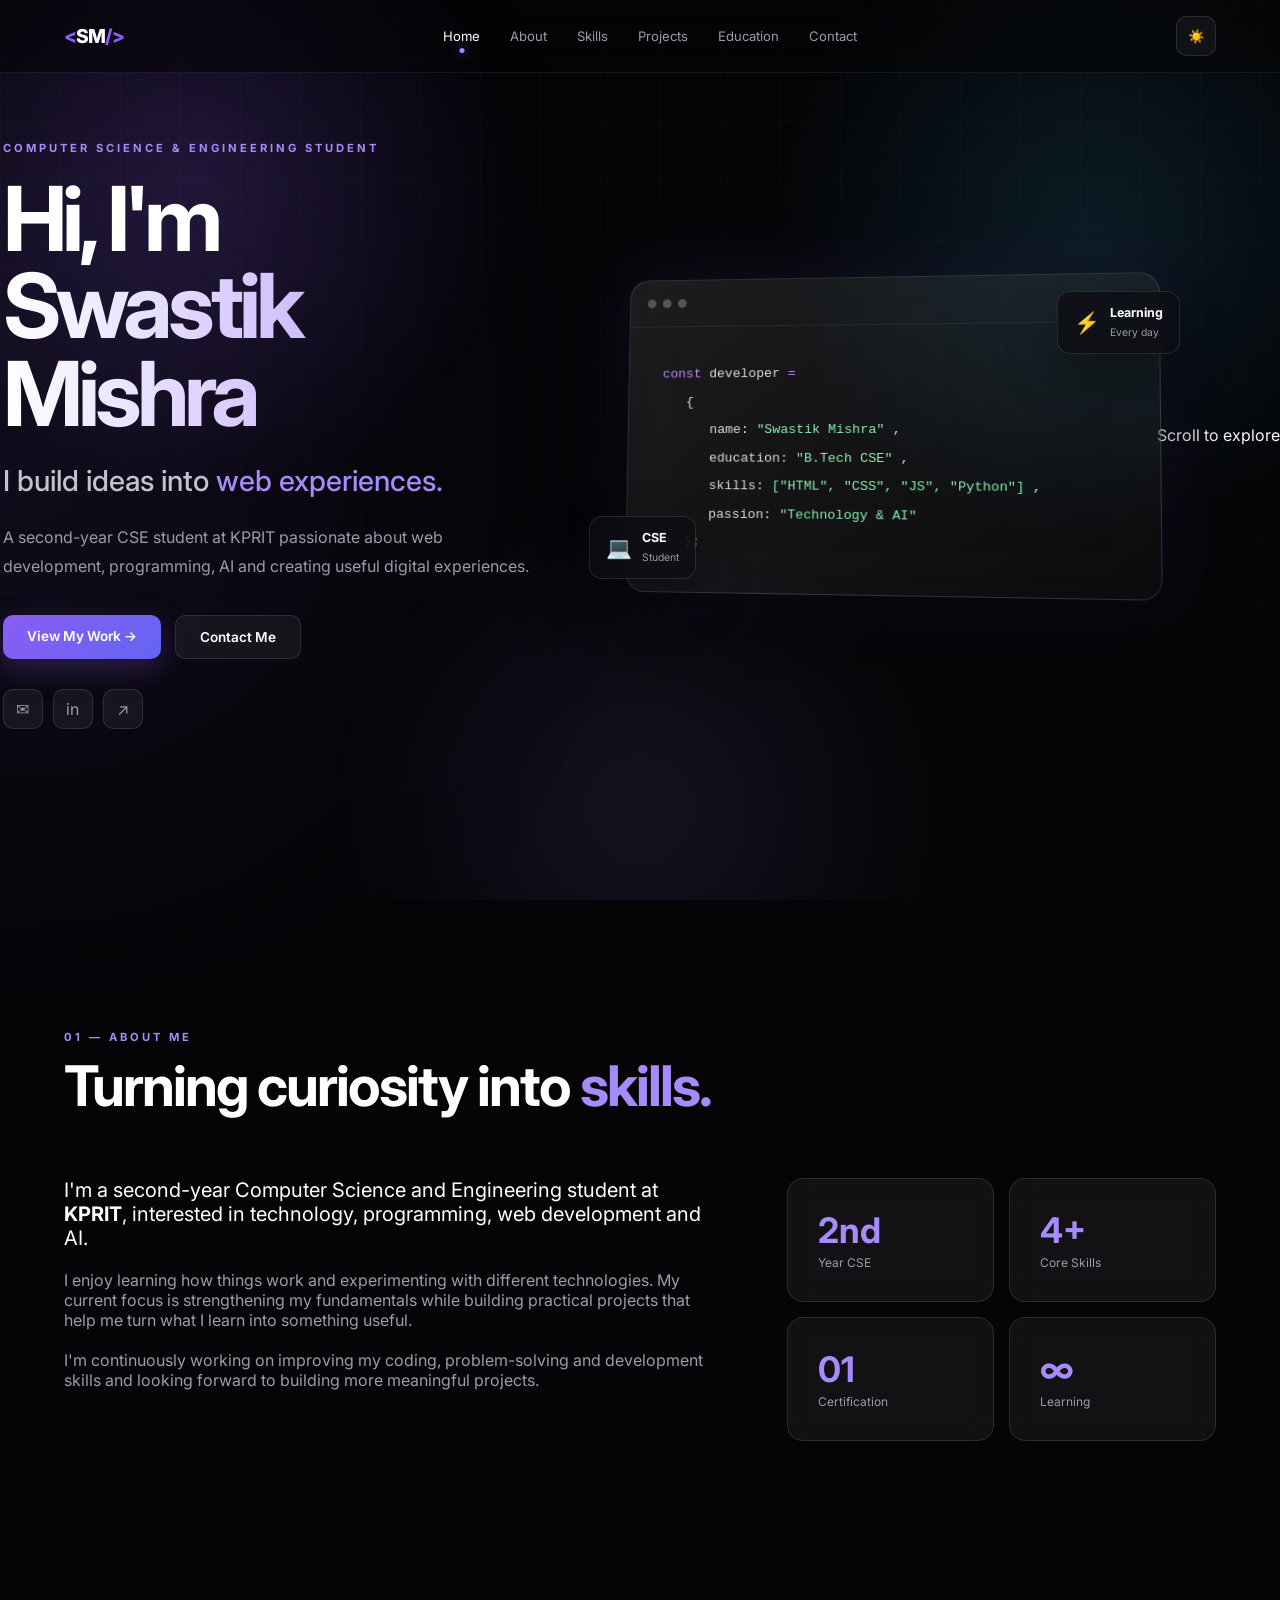
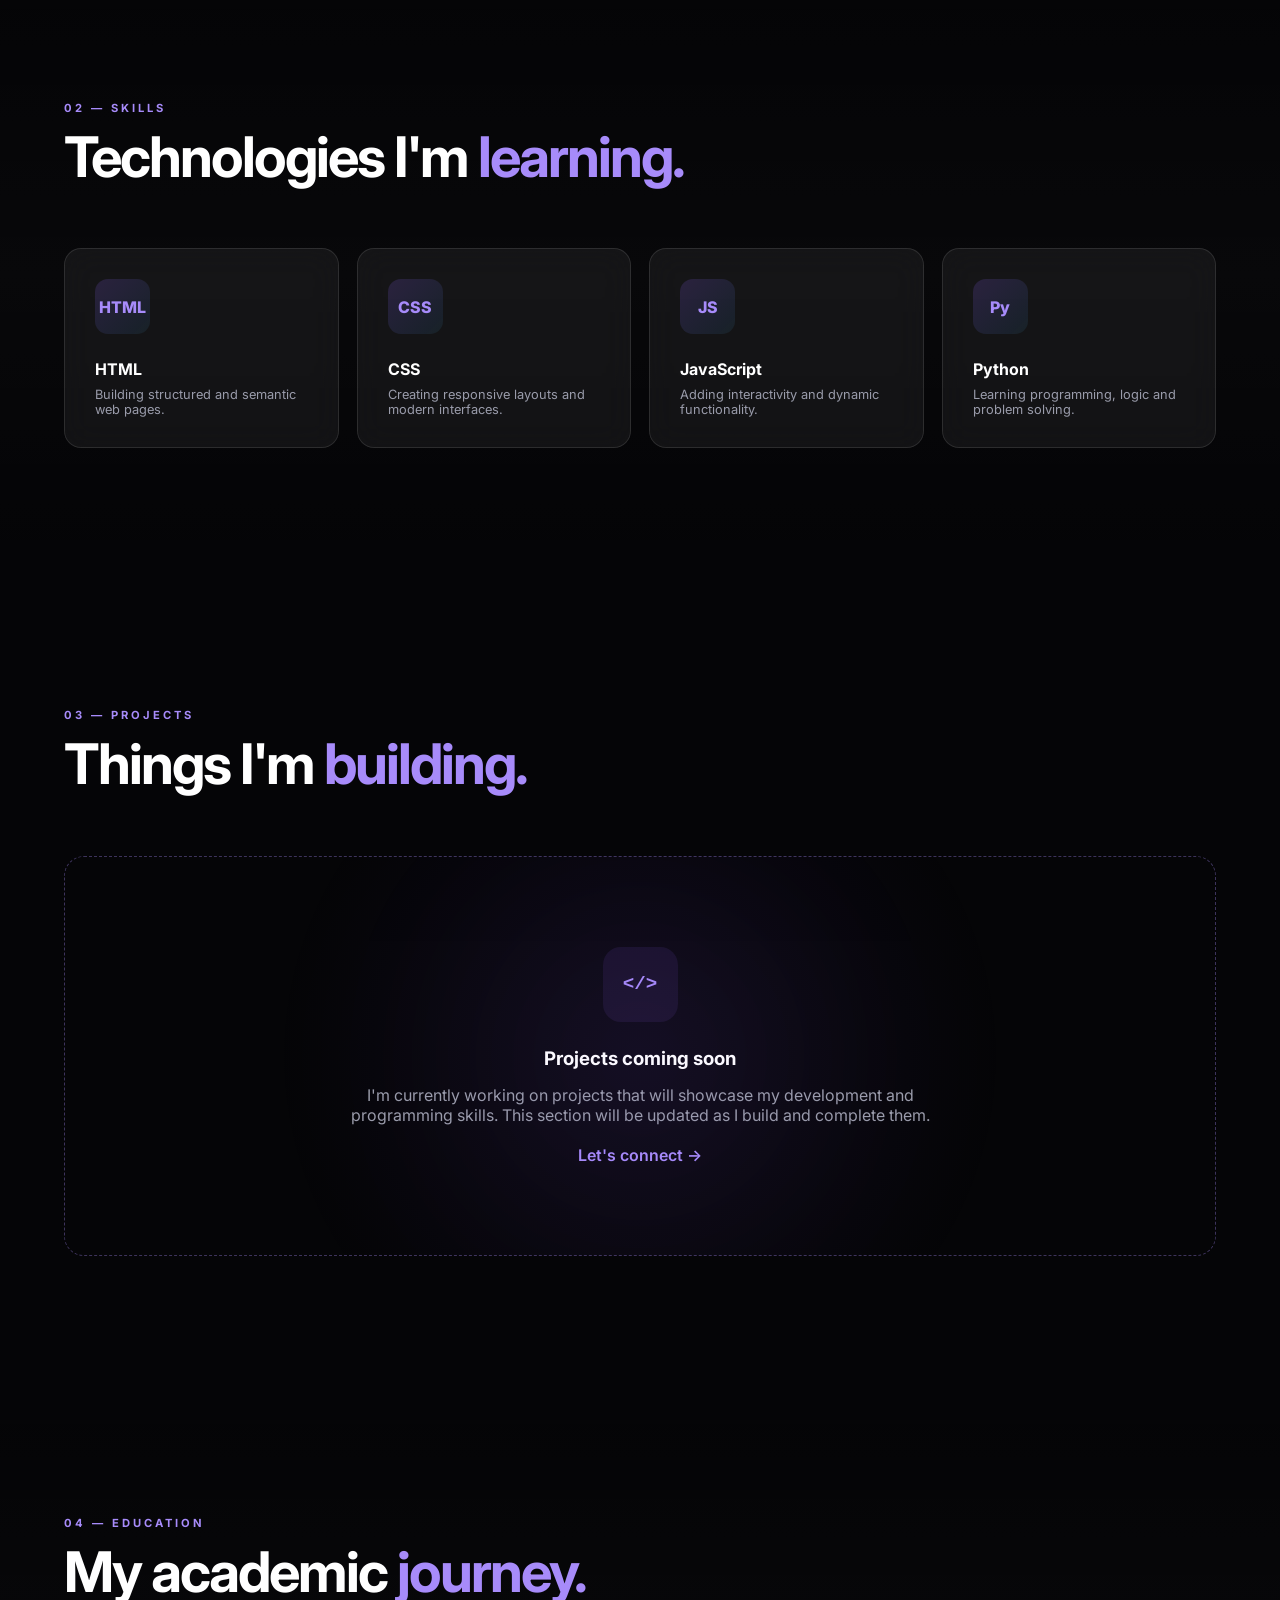
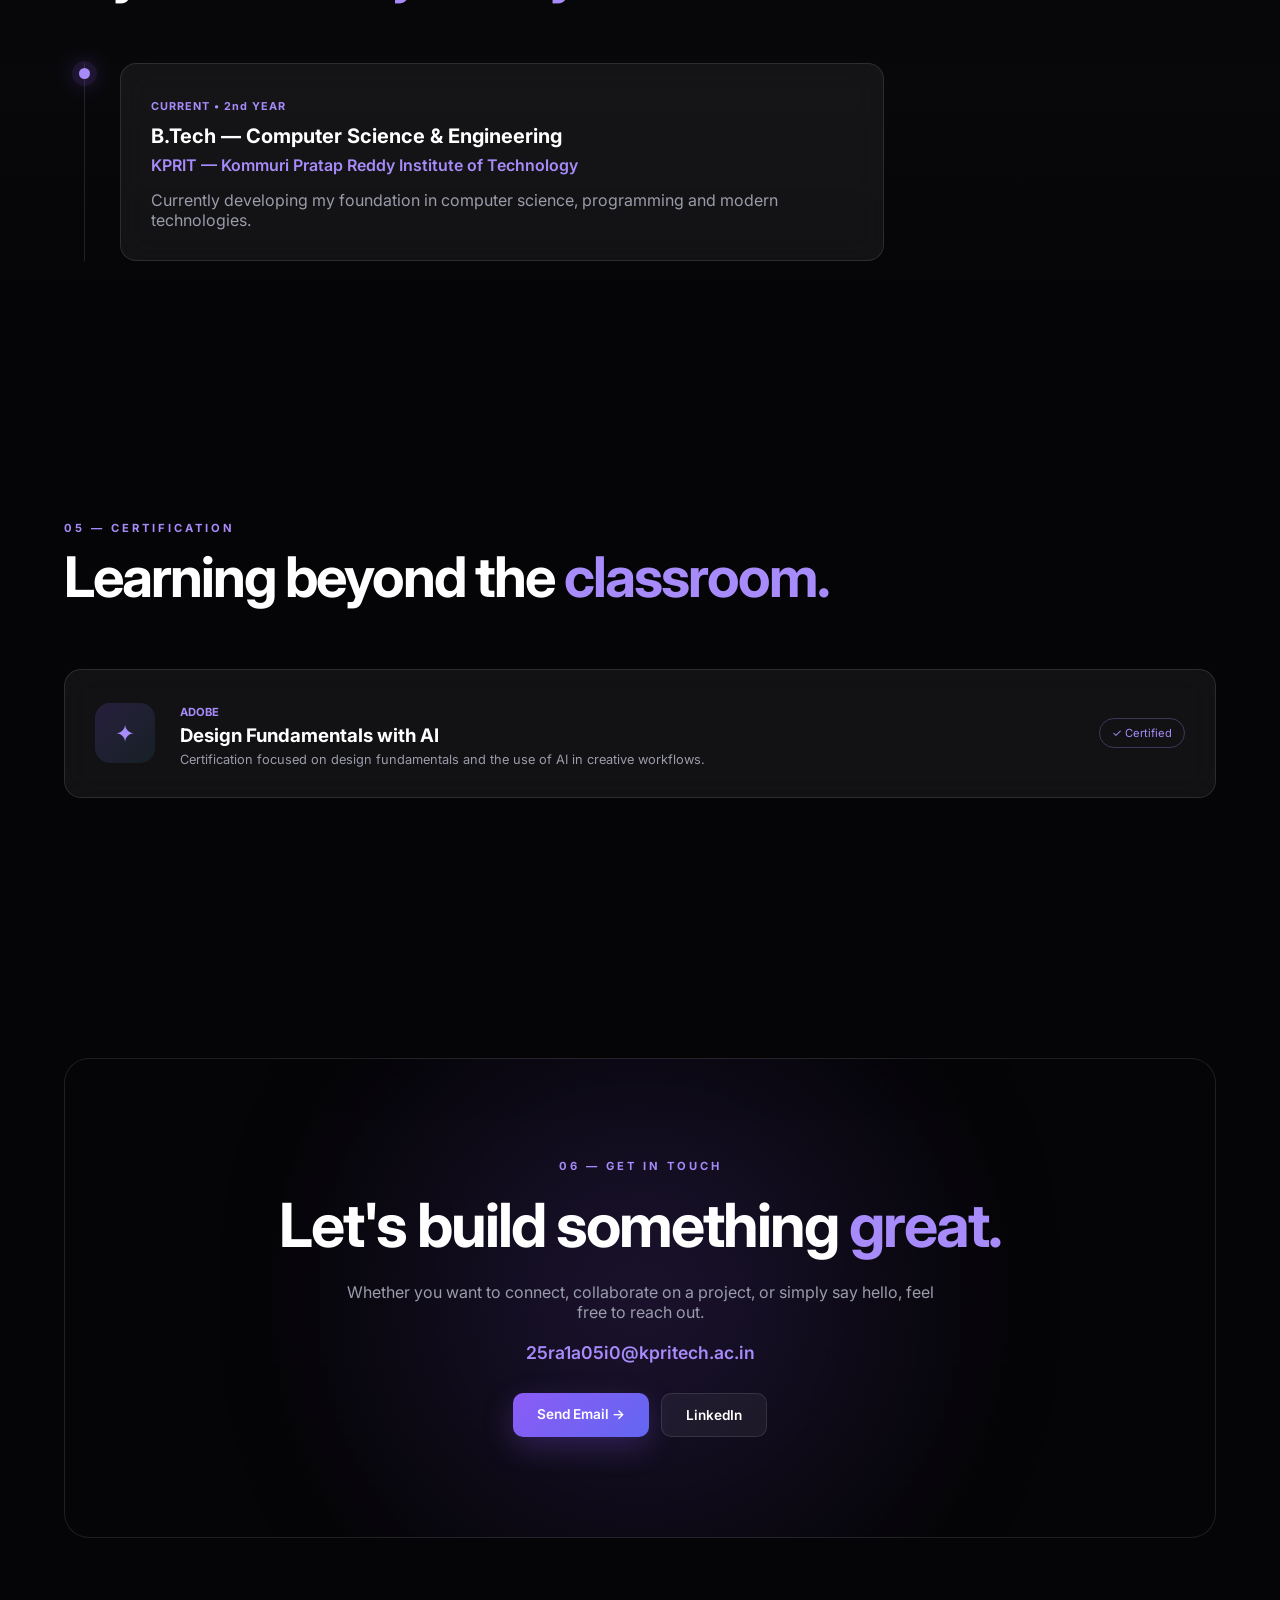
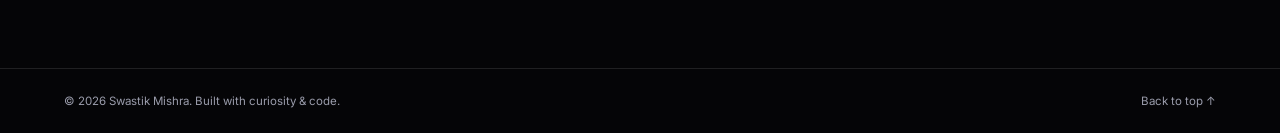
<file: index.htm>
<!DOCTYPE html>
<html lang="en">
<head>
    <meta charset="UTF-8">
    <meta name="viewport" content="width=device-width, initial-scale=1.0">

    <meta name="description"
          content="Swastik Mishra - Computer Science Engineering student at KPRIT. Portfolio showcasing web development, programming and AI interests.">

    <title>Swastik Mishra | CSE Student</title>

    <link rel="preconnect" href="https://fonts.googleapis.com">
    <link rel="preconnect" href="https://fonts.gstatic.com" crossorigin>
    <link href="https://fonts.googleapis.com/css2?family=Inter:wght@400;500;600;700;800&display=swap" rel="stylesheet">

    <link rel="stylesheet" href="portfolio.css">
</head>

<body>

    <!-- ================= NAVBAR ================= -->

    <header class="navbar">
        <div class="container nav-container">

            <a href="#home" class="logo">
                <span>&lt;</span>SM<span>/&gt;</span>
            </a>

            <nav id="navMenu">
                <a href="#home" class="nav-link active">Home</a>
                <a href="#about" class="nav-link">About</a>
                <a href="#skills" class="nav-link">Skills</a>
                <a href="#projects" class="nav-link">Projects</a>
                <a href="#education" class="nav-link">Education</a>
                <a href="#contact" class="nav-link">Contact</a>
            </nav>

            <div class="nav-actions">
                <button id="themeToggle" class="icon-btn" aria-label="Toggle theme">
                    ☀️
                </button>

                <button id="menuToggle" class="menu-btn" aria-label="Open menu">
                    ☰
                </button>
            </div>

        </div>
    </header>


    <main>

        <!-- ================= HERO ================= -->

        <section id="home" class="hero section">

            <div class="container hero-grid">

                <div class="hero-content reveal">

                    <p class="eyebrow">
                        COMPUTER SCIENCE & ENGINEERING STUDENT
                    </p>

                    <h1>
                        Hi, I'm <span>Swastik Mishra</span>
                    </h1>

                    <h2>
                        I build ideas into <span id="typingText">web experiences.</span>
                    </h2>

                    <p class="hero-description">
                        A second-year CSE student at KPRIT passionate about
                        web development, programming, AI and creating useful
                        digital experiences.
                    </p>

                    <div class="hero-buttons">
                        <a href="#projects" class="btn primary-btn">
                            View My Work →
                        </a>

                        <a href="#contact" class="btn secondary-btn">
                            Contact Me
                        </a>
                    </div>

                    <div class="social-links">

                        <a href="mailto:25ra1a05i0@kpritech.ac.in"
                           aria-label="Email">
                            ✉
                        </a>

                        <a href="https://www.linkedin.com/"
                           target="_blank"
                           rel="noopener noreferrer"
                           aria-label="LinkedIn">
                            in
                        </a>

                        <a href="#projects"
                           aria-label="Projects">
                            ↗
                        </a>

                    </div>

                </div>


                <div class="hero-visual reveal">

                    <div class="code-card">

                        <div class="window-bar">
                            <span></span>
                            <span></span>
                            <span></span>
                        </div>

                        <div class="code-content">

                            <p>
                                <span class="code-purple">const</span>
                                developer
                                <span class="code-purple">=</span>
                            </p>

                            <p class="indent">
                                {
                            </p>

                            <p class="indent-2">
                                name:
                                <span class="code-green">
                                    "Swastik Mishra"
                                </span>,
                            </p>

                            <p class="indent-2">
                                education:
                                <span class="code-green">
                                    "B.Tech CSE"
                                </span>,
                            </p>

                            <p class="indent-2">
                                skills:
                                <span class="code-green">
                                    ["HTML", "CSS", "JS", "Python"]
                                </span>,
                            </p>

                            <p class="indent-2">
                                passion:
                                <span class="code-green">
                                    "Technology & AI"
                                </span>
                            </p>

                            <p class="indent">
                                };
                            </p>

                        </div>

                    </div>

                    <div class="floating-card card-one">
                        <span>⚡</span>
                        <div>
                            <strong>Learning</strong>
                            <small>Every day</small>
                        </div>
                    </div>

                    <div class="floating-card card-two">
                        <span>💻</span>
                        <div>
                            <strong>CSE</strong>
                            <small>Student</small>
                        </div>
                    </div>

                </div>

            </div>

            <div class="scroll-indicator">
                <span>Scroll to explore</span>
                <div class="scroll-line"></div>
            </div>

        </section>


        <!-- ================= ABOUT ================= -->

        <section id="about" class="section">

            <div class="container">

                <div class="section-heading reveal">
                    <p class="section-label">01 — ABOUT ME</p>
                    <h2>Turning curiosity into <span>skills.</span></h2>
                </div>

                <div class="about-grid">

                    <div class="about-text reveal">

                        <p class="large-text">
                            I'm a second-year Computer Science and Engineering
                            student at <strong>KPRIT</strong>, interested in
                            technology, programming, web development and AI.
                        </p>

                        <p>
                            I enjoy learning how things work and experimenting
                            with different technologies. My current focus is
                            strengthening my fundamentals while building
                            practical projects that help me turn what I learn
                            into something useful.
                        </p>

                        <p>
                            I'm continuously working on improving my coding,
                            problem-solving and development skills and looking
                            forward to building more meaningful projects.
                        </p>

                    </div>


                    <div class="about-stats reveal">

                        <div class="stat-card">
                            <strong>2nd</strong>
                            <span>Year CSE</span>
                        </div>

                        <div class="stat-card">
                            <strong>4+</strong>
                            <span>Core Skills</span>
                        </div>

                        <div class="stat-card">
                            <strong>01</strong>
                            <span>Certification</span>
                        </div>

                        <div class="stat-card">
                            <strong>∞</strong>
                            <span>Learning</span>
                        </div>

                    </div>

                </div>

            </div>

        </section>


        <!-- ================= SKILLS ================= -->

        <section id="skills" class="section skills-section">

            <div class="container">

                <div class="section-heading reveal">
                    <p class="section-label">02 — SKILLS</p>
                    <h2>Technologies I'm <span>learning.</span></h2>
                </div>

                <div class="skills-grid">

                    <div class="skill-card reveal">
                        <div class="skill-icon html-icon">HTML</div>
                        <h3>HTML</h3>
                        <p>
                            Building structured and semantic web pages.
                        </p>
                    </div>

                    <div class="skill-card reveal">
                        <div class="skill-icon css-icon">CSS</div>
                        <h3>CSS</h3>
                        <p>
                            Creating responsive layouts and modern interfaces.
                        </p>
                    </div>

                    <div class="skill-card reveal">
                        <div class="skill-icon js-icon">JS</div>
                        <h3>JavaScript</h3>
                        <p>
                            Adding interactivity and dynamic functionality.
                        </p>
                    </div>

                    <div class="skill-card reveal">
                        <div class="skill-icon python-icon">Py</div>
                        <h3>Python</h3>
                        <p>
                            Learning programming, logic and problem solving.
                        </p>
                    </div>

                </div>

            </div>

        </section>


        <!-- ================= PROJECTS ================= -->

        <section id="projects" class="section">

            <div class="container">

                <div class="section-heading reveal">
                    <p class="section-label">03 — PROJECTS</p>
                    <h2>Things I'm <span>building.</span></h2>
                </div>

                <div class="project-placeholder reveal">

                    <div class="placeholder-icon">
                        &lt;/&gt;
                    </div>

                    <h3>Projects coming soon</h3>

                    <p>
                        I'm currently working on projects that will showcase
                        my development and programming skills. This section
                        will be updated as I build and complete them.
                    </p>

                    <a href="#contact" class="text-link">
                        Let's connect →
                    </a>

                </div>

            </div>

        </section>


        <!-- ================= EDUCATION ================= -->

        <section id="education" class="section education-section">

            <div class="container">

                <div class="section-heading reveal">
                    <p class="section-label">04 — EDUCATION</p>
                    <h2>My academic <span>journey.</span></h2>
                </div>

                <div class="timeline">

                    <div class="timeline-item reveal">

                        <div class="timeline-dot"></div>

                        <div class="timeline-content">

                            <span class="timeline-date">
                                CURRENT • 2nd YEAR
                            </span>

                            <h3>
                                B.Tech — Computer Science & Engineering
                            </h3>

                            <p class="institution">
                                KPRIT — Kommuri Pratap Reddy Institute of Technology
                            </p>

                            <p>
                                Currently developing my foundation in computer
                                science, programming and modern technologies.
                            </p>

                        </div>

                    </div>

                </div>

            </div>

        </section>


        <!-- ================= CERTIFICATION ================= -->

        <section class="section certification-section">

            <div class="container">

                <div class="section-heading reveal">
                    <p class="section-label">05 — CERTIFICATION</p>
                    <h2>Learning beyond the <span>classroom.</span></h2>
                </div>

                <div class="certificate-card reveal">

                    <div class="certificate-icon">
                        ✦
                    </div>

                    <div class="certificate-content">

                        <span>ADOBE</span>

                        <h3>
                            Design Fundamentals with AI
                        </h3>

                        <p>
                            Certification focused on design fundamentals and
                            the use of AI in creative workflows.
                        </p>

                    </div>

                    <div class="certificate-badge">
                        ✓ Certified
                    </div>

                </div>

            </div>

        </section>


        <!-- ================= CONTACT ================= -->

        <section id="contact" class="section contact-section">

            <div class="container">

                <div class="contact-box reveal">

                    <p class="section-label">
                        06 — GET IN TOUCH
                    </p>

                    <h2>
                        Let's build something <span>great.</span>
                    </h2>

                    <p>
                        Whether you want to connect, collaborate on a project,
                        or simply say hello, feel free to reach out.
                    </p>

                    <a href="mailto:25ra1a05i0@kpritech.ac.in"
                       class="email-link">
                        25ra1a05i0@kpritech.ac.in
                    </a>

                    <div class="contact-buttons">

                        <a href="mailto:25ra1a05i0@kpritech.ac.in"
                           class="btn primary-btn">
                            Send Email →
                        </a>

                        <a href="https://www.linkedin.com/"
                           target="_blank"
                           rel="noopener noreferrer"
                           class="btn secondary-btn">
                            LinkedIn
                        </a>

                    </div>

                </div>

            </div>

        </section>

    </main>


    <!-- ================= FOOTER ================= -->

    <footer>

        <div class="container footer-content">

            <p>
                © <span id="year"></span> Swastik Mishra.
                Built with curiosity & code.
            </p>

            <a href="#home">
                Back to top ↑
            </a>

        </div>

    </footer>


    <script src="portfolio.js"></script>

</body>
</html>
</file>
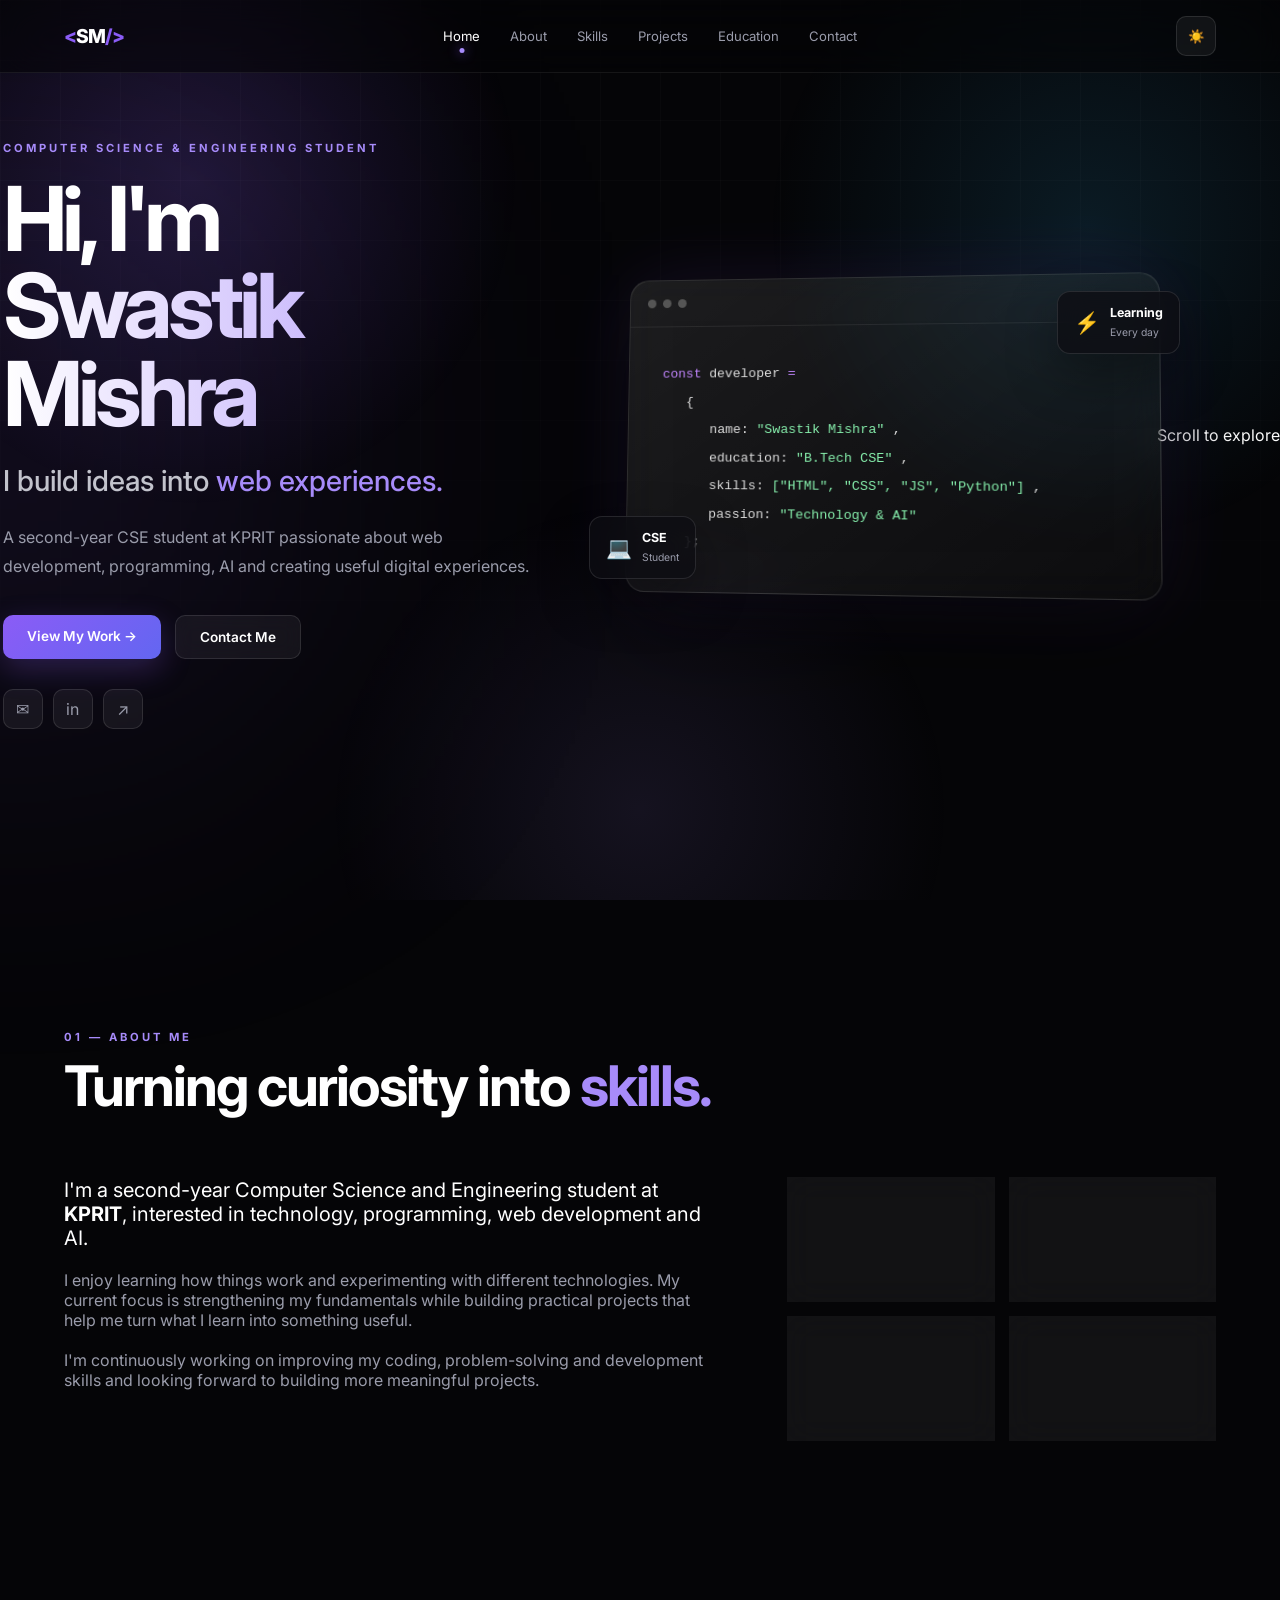
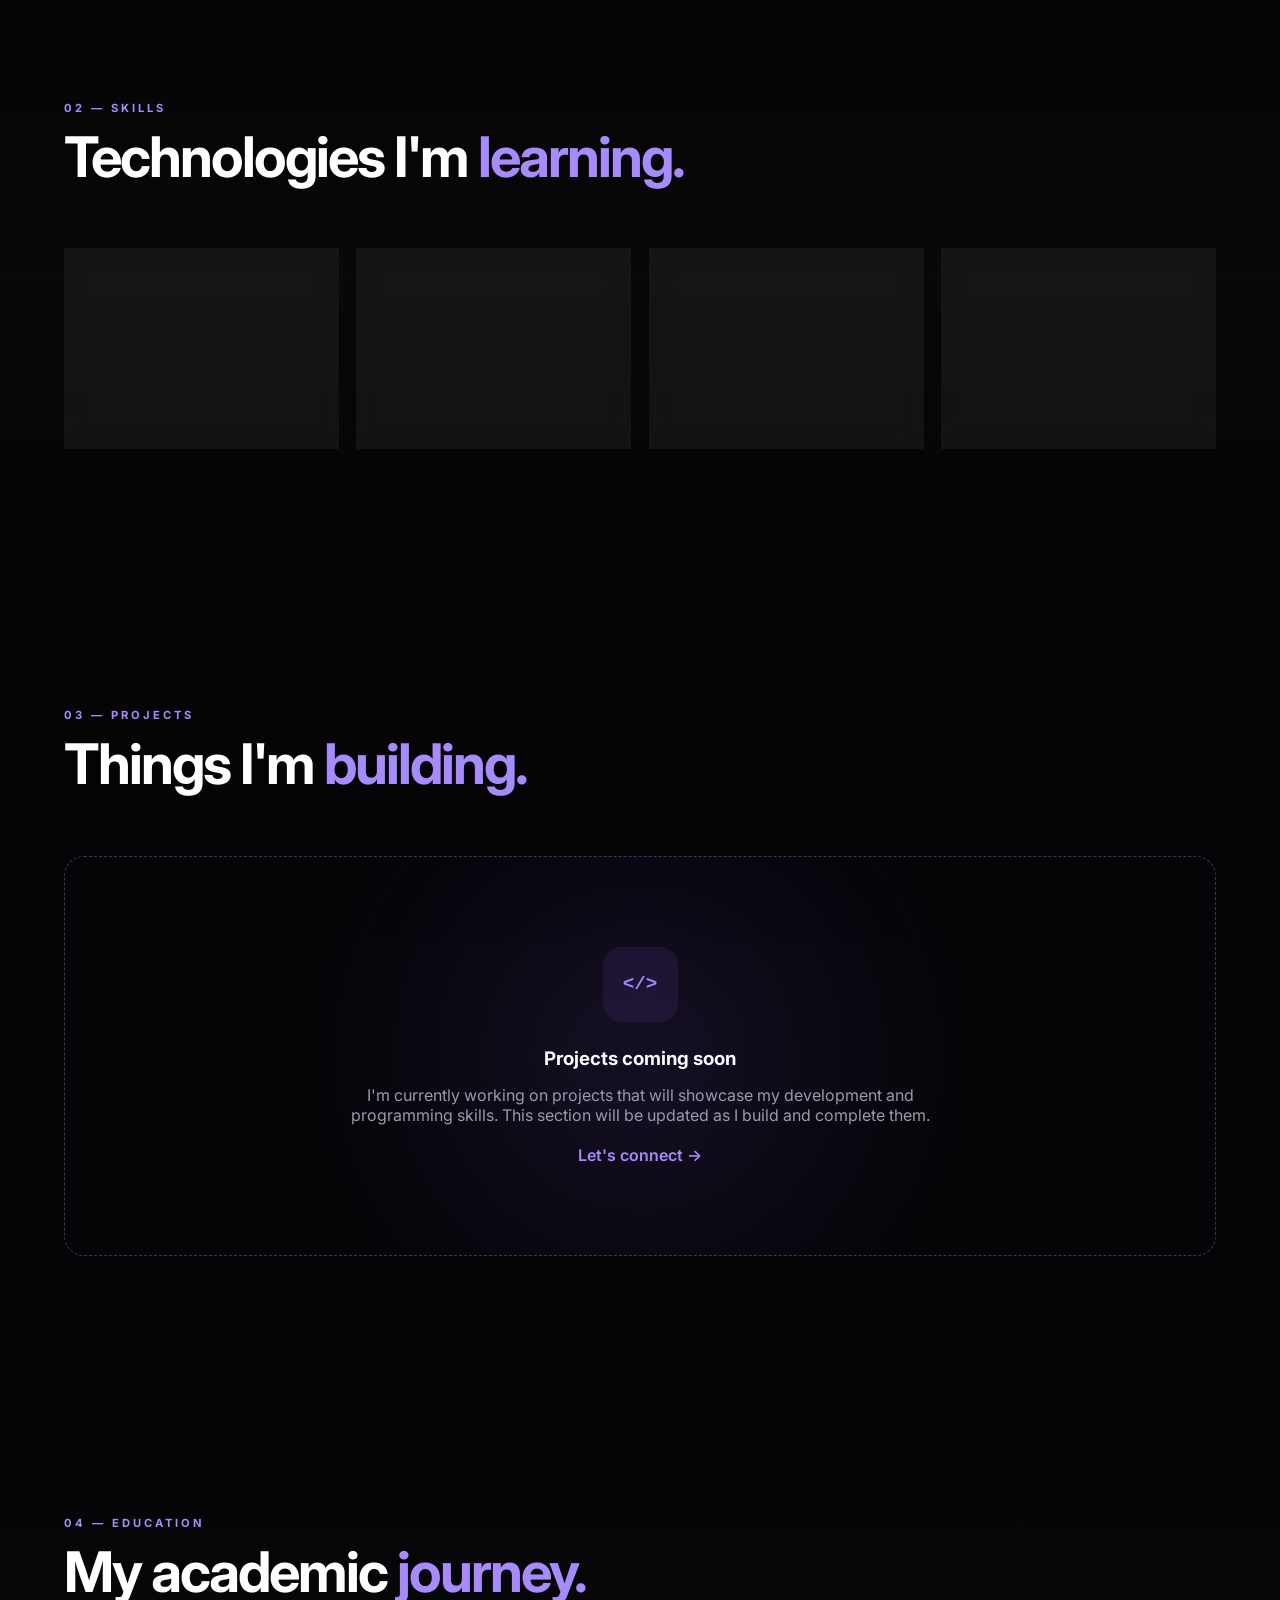
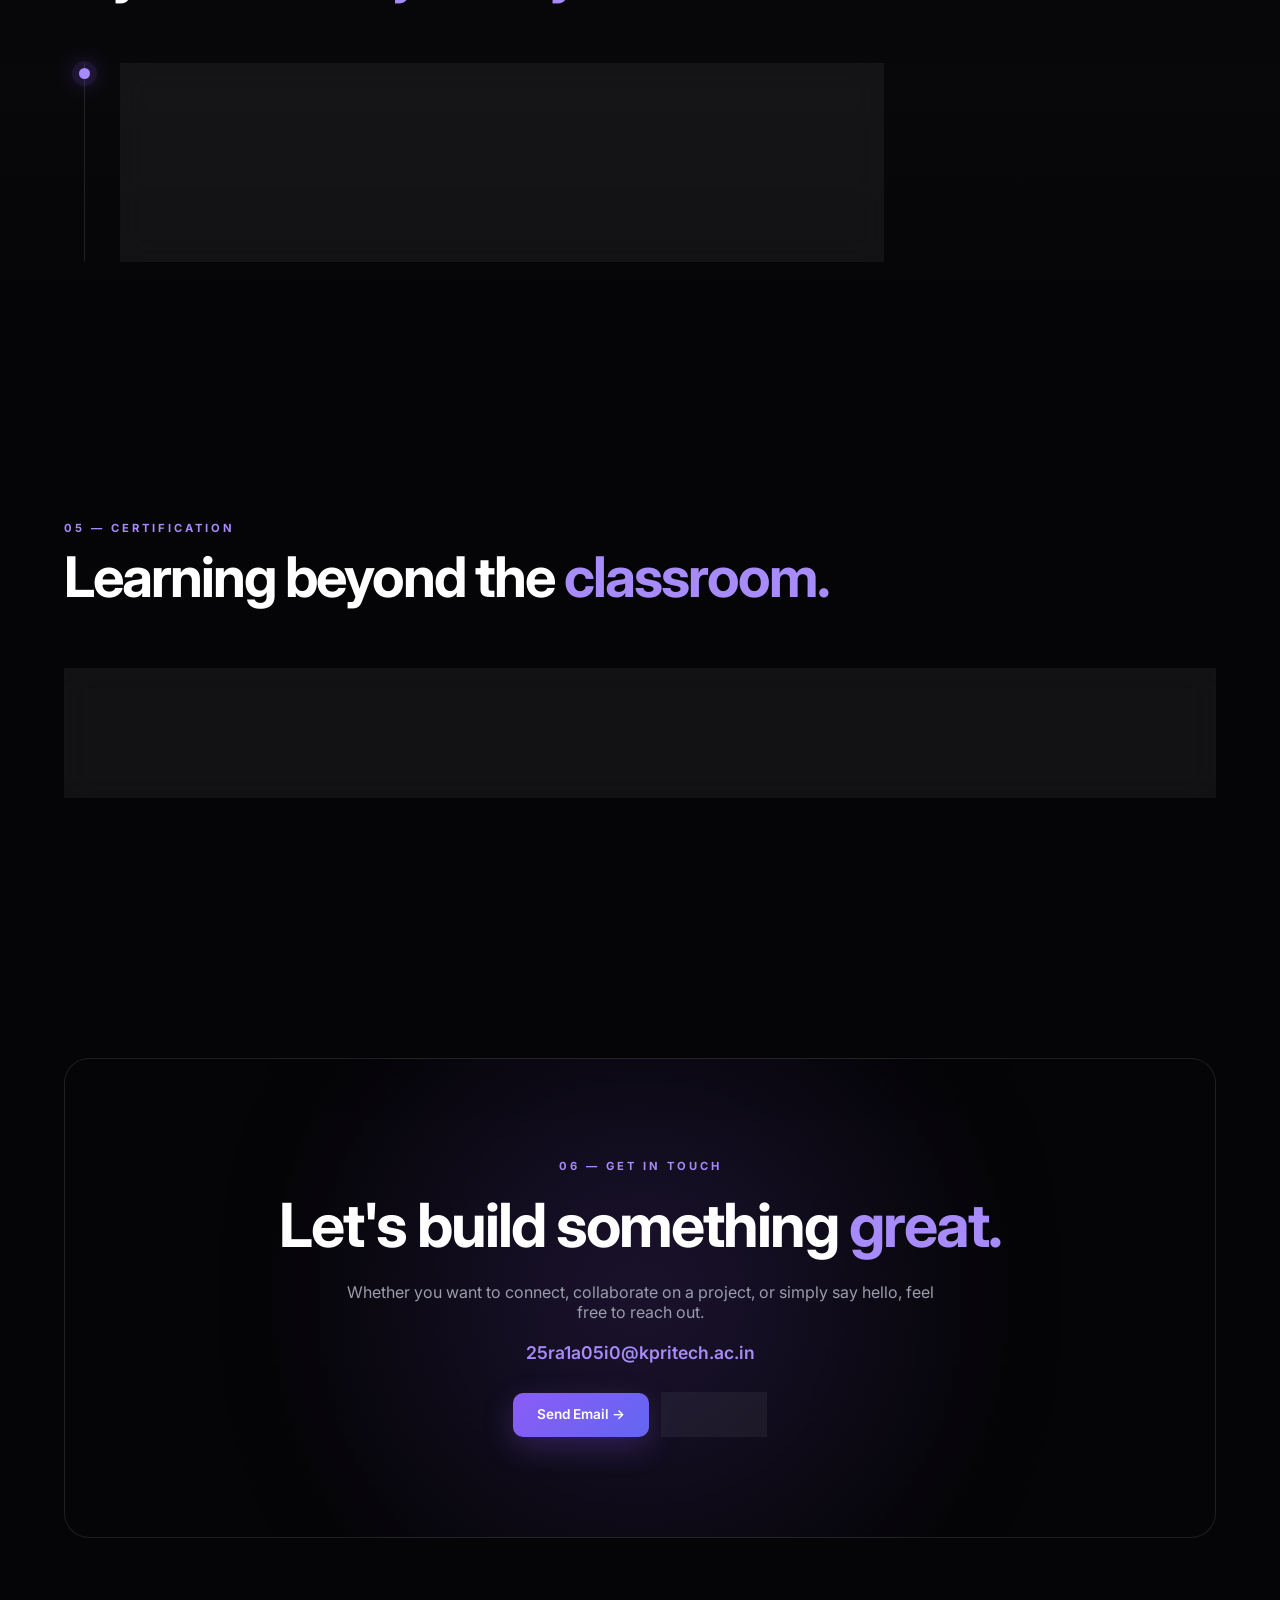
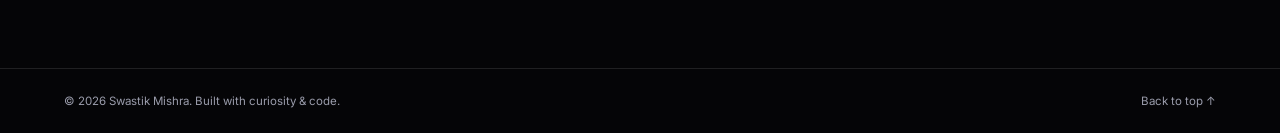
<file: portfolio.htm>
<!DOCTYPE html>
<html lang="en">
<head>
    <meta charset="UTF-8">
    <meta name="viewport" content="width=device-width, initial-scale=1.0">

    <meta name="description"
          content="Swastik Mishra - Computer Science Engineering student at KPRIT. Portfolio showcasing web development, programming and AI interests.">

    <title>Swastik Mishra | CSE Student</title>

    <link rel="preconnect" href="https://fonts.googleapis.com">
    <link rel="preconnect" href="https://fonts.gstatic.com" crossorigin>
    <link href="https://fonts.googleapis.com/css2?family=Inter:wght@400;500;600;700;800&display=swap" rel="stylesheet">

    <link rel="stylesheet" href="portfolio.css">
</head>

<body>

    <!-- ================= NAVBAR ================= -->

    <header class="navbar">
        <div class="container nav-container">

            <a href="#home" class="logo">
                <span>&lt;</span>SM<span>/&gt;</span>
            </a>

            <nav id="navMenu">
                <a href="#home" class="nav-link active">Home</a>
                <a href="#about" class="nav-link">About</a>
                <a href="#skills" class="nav-link">Skills</a>
                <a href="#projects" class="nav-link">Projects</a>
                <a href="#education" class="nav-link">Education</a>
                <a href="#contact" class="nav-link">Contact</a>
            </nav>

            <div class="nav-actions">
                <button id="themeToggle" class="icon-btn" aria-label="Toggle theme">
                    ☀️
                </button>

                <button id="menuToggle" class="menu-btn" aria-label="Open menu">
                    ☰
                </button>
            </div>

        </div>
    </header>


    <main>

        <!-- ================= HERO ================= -->

        <section id="home" class="hero section">

            <div class="container hero-grid">

                <div class="hero-content reveal">

                    <p class="eyebrow">
                        COMPUTER SCIENCE & ENGINEERING STUDENT
                    </p>

                    <h1>
                        Hi, I'm <span>Swastik Mishra</span>
                    </h1>

                    <h2>
                        I build ideas into <span id="typingText">web experiences.</span>
                    </h2>

                    <p class="hero-description">
                        A second-year CSE student at KPRIT passionate about
                        web development, programming, AI and creating useful
                        digital experiences.
                    </p>

                    <div class="hero-buttons">
                        <a href="#projects" class="btn primary-btn">
                            View My Work →
                        </a>

                        <a href="#contact" class="btn secondary-btn">
                            Contact Me
                        </a>
                    </div>

                    <div class="social-links">

                        <a href="mailto:25ra1a05i0@kpritech.ac.in"
                           aria-label="Email">
                            ✉
                        </a>

                        <a href="https://www.linkedin.com/"
                           target="_blank"
                           rel="noopener noreferrer"
                           aria-label="LinkedIn">
                            in
                        </a>

                        <a href="#projects"
                           aria-label="Projects">
                            ↗
                        </a>

                    </div>

                </div>


                <div class="hero-visual reveal">

                    <div class="code-card">

                        <div class="window-bar">
                            <span></span>
                            <span></span>
                            <span></span>
                        </div>

                        <div class="code-content">

                            <p>
                                <span class="code-purple">const</span>
                                developer
                                <span class="code-purple">=</span>
                            </p>

                            <p class="indent">
                                {
                            </p>

                            <p class="indent-2">
                                name:
                                <span class="code-green">
                                    "Swastik Mishra"
                                </span>,
                            </p>

                            <p class="indent-2">
                                education:
                                <span class="code-green">
                                    "B.Tech CSE"
                                </span>,
                            </p>

                            <p class="indent-2">
                                skills:
                                <span class="code-green">
                                    ["HTML", "CSS", "JS", "Python"]
                                </span>,
                            </p>

                            <p class="indent-2">
                                passion:
                                <span class="code-green">
                                    "Technology & AI"
                                </span>
                            </p>

                            <p class="indent">
                                };
                            </p>

                        </div>

                    </div>

                    <div class="floating-card card-one">
                        <span>⚡</span>
                        <div>
                            <strong>Learning</strong>
                            <small>Every day</small>
                        </div>
                    </div>

                    <div class="floating-card card-two">
                        <span>💻</span>
                        <div>
                            <strong>CSE</strong>
                            <small>Student</small>
                        </div>
                    </div>

                </div>

            </div>

            <div class="scroll-indicator">
                <span>Scroll to explore</span>
                <div class="scroll-line"></div>
            </div>

        </section>


        <!-- ================= ABOUT ================= -->

        <section id="about" class="section">

            <div class="container">

                <div class="section-heading reveal">
                    <p class="section-label">01 — ABOUT ME</p>
                    <h2>Turning curiosity into <span>skills.</span></h2>
                </div>

                <div class="about-grid">

                    <div class="about-text reveal">

                        <p class="large-text">
                            I'm a second-year Computer Science and Engineering
                            student at <strong>KPRIT</strong>, interested in
                            technology, programming, web development and AI.
                        </p>

                        <p>
                            I enjoy learning how things work and experimenting
                            with different technologies. My current focus is
                            strengthening my fundamentals while building
                            practical projects that help me turn what I learn
                            into something useful.
                        </p>

                        <p>
                            I'm continuously working on improving my coding,
                            problem-solving and development skills and looking
                            forward to building more meaningful projects.
                        </p>

                    </div>


                    <div class="about-stats reveal">

                        <div class="stat-card">
                            <strong>2nd</strong>
                            <span>Year CSE</span>
                        </div>

                        <div class="stat-card">
                            <strong>4+</strong>
                            <span>Core Skills</span>
                        </div>

                        <div class="stat-card">
                            <strong>01</strong>
                            <span>Certification</span>
                        </div>

                        <div class="stat-card">
                            <strong>∞</strong>
                            <span>Learning</span>
                        </div>

                    </div>

                </div>

            </div>

        </section>


        <!-- ================= SKILLS ================= -->

        <section id="skills" class="section skills-section">

            <div class="container">

                <div class="section-heading reveal">
                    <p class="section-label">02 — SKILLS</p>
                    <h2>Technologies I'm <span>learning.</span></h2>
                </div>

                <div class="skills-grid">

                    <div class="skill-card reveal">
                        <div class="skill-icon html-icon">HTML</div>
                        <h3>HTML</h3>
                        <p>
                            Building structured and semantic web pages.
                        </p>
                    </div>

                    <div class="skill-card reveal">
                        <div class="skill-icon css-icon">CSS</div>
                        <h3>CSS</h3>
                        <p>
                            Creating responsive layouts and modern interfaces.
                        </p>
                    </div>

                    <div class="skill-card reveal">
                        <div class="skill-icon js-icon">JS</div>
                        <h3>JavaScript</h3>
                        <p>
                            Adding interactivity and dynamic functionality.
                        </p>
                    </div>

                    <div class="skill-card reveal">
                        <div class="skill-icon python-icon">Py</div>
                        <h3>Python</h3>
                        <p>
                            Learning programming, logic and problem solving.
                        </p>
                    </div>

                </div>

            </div>

        </section>


        <!-- ================= PROJECTS ================= -->

        <section id="projects" class="section">

            <div class="container">

                <div class="section-heading reveal">
                    <p class="section-label">03 — PROJECTS</p>
                    <h2>Things I'm <span>building.</span></h2>
                </div>

                <div class="project-placeholder reveal">

                    <div class="placeholder-icon">
                        &lt;/&gt;
                    </div>

                    <h3>Projects coming soon</h3>

                    <p>
                        I'm currently working on projects that will showcase
                        my development and programming skills. This section
                        will be updated as I build and complete them.
                    </p>

                    <a href="#contact" class="text-link">
                        Let's connect →
                    </a>

                </div>

            </div>

        </section>


        <!-- ================= EDUCATION ================= -->

        <section id="education" class="section education-section">

            <div class="container">

                <div class="section-heading reveal">
                    <p class="section-label">04 — EDUCATION</p>
                    <h2>My academic <span>journey.</span></h2>
                </div>

                <div class="timeline">

                    <div class="timeline-item reveal">

                        <div class="timeline-dot"></div>

                        <div class="timeline-content">

                            <span class="timeline-date">
                                CURRENT • 2nd YEAR
                            </span>

                            <h3>
                                B.Tech — Computer Science & Engineering
                            </h3>

                            <p class="institution">
                                KPRIT — Kommuri Pratap Reddy Institute of Technology
                            </p>

                            <p>
                                Currently developing my foundation in computer
                                science, programming and modern technologies.
                            </p>

                        </div>

                    </div>

                </div>

            </div>

        </section>


        <!-- ================= CERTIFICATION ================= -->

        <section class="section certification-section">

            <div class="container">

                <div class="section-heading reveal">
                    <p class="section-label">05 — CERTIFICATION</p>
                    <h2>Learning beyond the <span>classroom.</span></h2>
                </div>

                <div class="certificate-card reveal">

                    <div class="certificate-icon">
                        ✦
                    </div>

                    <div class="certificate-content">

                        <span>ADOBE</span>

                        <h3>
                            Design Fundamentals with AI
                        </h3>

                        <p>
                            Certification focused on design fundamentals and
                            the use of AI in creative workflows.
                        </p>

                    </div>

                    <div class="certificate-badge">
                        ✓ Certified
                    </div>

                </div>

            </div>

        </section>


        <!-- ================= CONTACT ================= -->

        <section id="contact" class="section contact-section">

            <div class="container">

                <div class="contact-box reveal">

                    <p class="section-label">
                        06 — GET IN TOUCH
                    </p>

                    <h2>
                        Let's build something <span>great.</span>
                    </h2>

                    <p>
                        Whether you want to connect, collaborate on a project,
                        or simply say hello, feel free to reach out.
                    </p>

                    <a href="mailto:25ra1a05i0@kpritech.ac.in"
                       class="email-link">
                        25ra1a05i0@kpritech.ac.in
                    </a>

                    <div class="contact-buttons">

                        <a href="mailto:25ra1a05i0@kpritech.ac.in"
                           class="btn primary-btn">
                            Send Email →
                        </a>

                        <a href="https://www.linkedin.com/"
                           target="_blank"
                           rel="noopener noreferrer"
                           class="btn secondary-btn">
                            LinkedIn
                        </a>

                    </div>

                </div>

            </div>

        </section>

    </main>


    <!-- ================= FOOTER ================= -->

    <footer>

        <div class="container footer-content">

            <p>
                © <span id="year"></span> Swastik Mishra.
                Built with curiosity & code.
            </p>

            <a href="#home">
                Back to top ↑
            </a>

        </div>

    </footer>


    <script src="portfolio.js"></script>

</body>
</html>
</file>
<file: portfolio.css>
@import url('https://fonts.googleapis.com/css2?family=Inter:wght@400;500;600;700;800&display=swap');

:root {
    --bg: #050507;
    --bg2: #090a10;
    --card: rgba(255, 255, 255, 0.055);
    --border: rgba(255, 255, 255, 0.11);

    --text: #ffffff;
    --muted: #9a9cab;

    --purple: #8b5cf6;
    --violet: #a78bfa;
    --blue: #38bdf8;

    --max: 1180px;
}

* {
    margin: 0;
    padding: 0;
    box-sizing: border-box;
}

html {
    scroll-behavior: smooth;
    scroll-padding-top: 80px;
}

body {
    font-family: "Inter", sans-serif;
    background: var(--bg);
    color: var(--text);
    overflow-x: hidden;
}

/* =====================================
   ANIMATED BACKGROUND
===================================== */

body::before {
    content: "";
    position: fixed;
    inset: 0;
    z-index: -3;

    background:
        radial-gradient(
            circle at 15% 20%,
            rgba(139, 92, 246, 0.18),
            transparent 25%
        ),
        radial-gradient(
            circle at 85% 25%,
            rgba(56, 189, 248, 0.12),
            transparent 25%
        ),
        radial-gradient(
            circle at 50% 90%,
            rgba(167, 139, 250, 0.1),
            transparent 30%
        );

    animation: backgroundMove 12s ease-in-out infinite alternate;
}

body::after {
    content: "";
    position: fixed;
    inset: 0;
    z-index: -2;
    pointer-events: none;

    background-image:
        linear-gradient(
            rgba(255,255,255,0.025) 1px,
            transparent 1px
        ),
        linear-gradient(
            90deg,
            rgba(255,255,255,0.025) 1px,
            transparent 1px
        );

    background-size: 60px 60px;

    mask-image: linear-gradient(
        to bottom,
        black,
        transparent 90%
    );
}

@keyframes backgroundMove {
    0% {
        transform: scale(1);
    }

    100% {
        transform: scale(1.15);
    }
}


/* =====================================
   GLOBAL
===================================== */

.container {
    width: min(90%, var(--max));
    margin: auto;
}

.section {
    padding: 130px 0;
    position: relative;
}

a {
    color: inherit;
    text-decoration: none;
}


/* =====================================
   NAVBAR
===================================== */

.navbar {
    position: fixed;
    top: 0;
    left: 0;

    width: 100%;
    z-index: 1000;

    background: rgba(5, 5, 7, 0.55);
    backdrop-filter: blur(20px);

    border-bottom: 1px solid rgba(255,255,255,0.07);
}

.nav-container {
    height: 72px;

    display: flex;
    align-items: center;
    justify-content: space-between;
}

.logo {
    font-size: 1.2rem;
    font-weight: 800;
    letter-spacing: -1px;
}

.logo span {
    color: var(--purple);
}

nav {
    display: flex;
    gap: 30px;
}

.nav-link {
    position: relative;

    color: var(--muted);
    font-size: 0.82rem;

    transition: 0.3s;
}

.nav-link:hover,
.nav-link.active {
    color: white;
}

.nav-link.active::after {
    content: "";

    position: absolute;

    width: 5px;
    height: 5px;

    border-radius: 50%;

    background: var(--violet);

    bottom: -9px;
    left: 50%;

    transform: translateX(-50%);

    box-shadow: 0 0 12px var(--purple);
}

.nav-actions {
    display: flex;
    gap: 10px;
}

.icon-btn,
.menu-btn {
    width: 40px;
    height: 40px;

    border-radius: 10px;

    border: 1px solid var(--border);

    background: var(--card);
    color: white;

    cursor: pointer;
}

.menu-btn {
    display: none;
}


/* =====================================
   HERO
===================================== */

.hero {
    min-height: 100vh;

    display: flex;
    align-items: center;

    padding-top: 100px;

    position: relative;
}

.hero::before {
    content: "";

    position: absolute;

    width: 500px;
    height: 500px;

    left: -250px;
    top: 20%;

    background: var(--purple);

    filter: blur(180px);
    opacity: 0.15;

    animation: glowMove 8s ease-in-out infinite alternate;
}

@keyframes glowMove {

    0% {
        transform: translate(0,0);
    }

    100% {
        transform: translate(150px,80px);
    }
}

.hero-grid {
    display: grid;

    grid-template-columns: 1fr 1fr;

    gap: 80px;

    align-items: center;
}

.eyebrow,
.section-label {
    color: var(--violet);

    font-size: 0.7rem;

    font-weight: 700;

    letter-spacing: 3px;
}

.hero h1 {
    margin-top: 20px;

    font-size: clamp(3.2rem, 7vw, 6rem);

    line-height: 0.98;

    letter-spacing: -5px;
}

.hero h1 span {
    display: block;

    background:
        linear-gradient(
            90deg,
            #ffffff,
            #a78bfa,
            #38bdf8,
            #ffffff
        );

    background-size: 300%;

    -webkit-background-clip: text;
    background-clip: text;

    color: transparent;

    animation: gradientText 6s linear infinite;
}

@keyframes gradientText {

    0% {
        background-position: 0%;
    }

    100% {
        background-position: 300%;
    }
}

.hero h2 {
    margin-top: 25px;

    font-size: clamp(1.2rem, 3vw, 1.8rem);

    color: #c2c3cc;

    font-weight: 500;
}

.hero h2 span {
    color: var(--violet);
}

.hero-description {
    max-width: 580px;

    margin-top: 25px;

    color: var(--muted);

    line-height: 1.8;
}

.hero-buttons {
    display: flex;

    gap: 14px;

    margin-top: 35px;
}

.btn {
    padding: 13px 24px;

    border-radius: 10px;

    font-size: 0.85rem;

    font-weight: 600;

    transition: 0.35s;
}

.primary-btn {
    background: linear-gradient(
        135deg,
        var(--purple),
        #6366f1
    );

    box-shadow:
        0 10px 30px rgba(139,92,246,0.25);
}

.primary-btn:hover {
    transform: translateY(-5px) scale(1.02);

    box-shadow:
        0 20px 50px rgba(139,92,246,0.4);
}

.secondary-btn {
    border: 1px solid var(--border);

    background: var(--card);

    backdrop-filter: blur(10px);
}

.secondary-btn:hover {
    border-color: var(--violet);

    transform: translateY(-5px);
}

.social-links {
    display: flex;

    gap: 10px;

    margin-top: 30px;
}

.social-links a {
    width: 40px;
    height: 40px;

    display: grid;
    place-items: center;

    border: 1px solid var(--border);

    border-radius: 10px;

    background: var(--card);

    color: var(--muted);

    transition: 0.3s;
}

.social-links a:hover {
    color: white;

    border-color: var(--violet);

    transform: translateY(-4px);

    box-shadow:
        0 10px 25px rgba(139,92,246,0.2);
}


/* =====================================
   HERO CODE WINDOW
===================================== */

.hero-visual {
    position: relative;

    perspective: 1000px;
}

.code-card {
    overflow: hidden;

    border-radius: 20px;

    border: 1px solid rgba(255,255,255,0.12);

    background:
        linear-gradient(
            145deg,
            rgba(255,255,255,0.09),
            rgba(255,255,255,0.025)
        );

    backdrop-filter: blur(20px);

    box-shadow:
        0 40px 100px rgba(0,0,0,0.5),
        0 0 80px rgba(139,92,246,0.12);

    transform:
        rotateY(-6deg)
        rotateX(3deg);

    transition: 0.6s;
}

.code-card:hover {
    transform:
        rotateY(0deg)
        rotateX(0deg)
        translateY(-10px);
}

.window-bar {
    height: 48px;

    display: flex;

    align-items: center;

    gap: 7px;

    padding: 0 18px;

    border-bottom: 1px solid rgba(255,255,255,0.07);
}

.window-bar span {
    width: 9px;
    height: 9px;

    border-radius: 50%;

    background: #555;
}

.code-content {
    padding: 35px;

    font-family: monospace;

    font-size: 0.85rem;

    line-height: 2.1;

    color: #ddd;
}

.code-purple {
    color: #c084fc;
}

.code-green {
    color: #86efac;
}

.indent {
    padding-left: 25px;
}

.indent-2 {
    padding-left: 50px;
}


/* =====================================
   FLOATING CARDS
===================================== */

.floating-card {
    position: absolute;

    display: flex;

    align-items: center;

    gap: 10px;

    padding: 13px 16px;

    border: 1px solid var(--border);

    border-radius: 13px;

    background: rgba(12,12,18,0.75);

    backdrop-filter: blur(15px);

    box-shadow:
        0 20px 50px rgba(0,0,0,0.35);

    animation: floating 4s ease-in-out infinite;
}

.floating-card span {
    font-size: 1.3rem;
}

.floating-card strong {
    display: block;

    font-size: 0.78rem;
}

.floating-card small {
    color: var(--muted);

    font-size: 0.65rem;
}

.card-one {
    top: 5%;
    right: -25px;
}

.card-two {
    bottom: 5%;
    left: -30px;

    animation-delay: 1.5s;
}

@keyframes floating {

    0%,100% {
        transform: translateY(0);
    }

    50% {
        transform: translateY(-15px);
    }
}


/* =====================================
   SECTION HEADINGS
===================================== */

.section-heading {
    margin-bottom: 60px;
}

.section-heading h2 {
    margin-top: 12px;

    font-size: clamp(2.2rem,5vw,3.5rem);

    letter-spacing: -2px;

    line-height: 1.1;
}

.section-heading h2 span,
.contact-box h2 span {
    color: var(--violet);
}


/* =====================================
   ABOUT
===================================== */

.about-grid {
    display: grid;

    grid-template-columns: 1.2fr 0.8fr;

    gap: 80px;
}

.about-text {
    color: var(--muted);
}

.about-text p {
    margin-bottom: 20px;
}

.about-text .large-text {
    color: white;

    font-size: 1.25rem;
}

.about-stats {
    display: grid;

    grid-template-columns: repeat(2,1fr);

    gap: 15px;
}

.stat-card {
    padding: 30px;

    border: 1px solid var(--border);

    border-radius: 16px;

    background: var(--card);

    backdrop-filter: blur(15px);

    transition: 0.4s;
}

.stat-card:hover {
    transform: translateY(-8px);

    border-color: rgba(167,139,250,0.5);

    box-shadow:
        0 20px 50px rgba(0,0,0,0.25);
}

.stat-card strong {
    display: block;

    font-size: 2.2rem;

    color: var(--violet);
}

.stat-card span {
    color: var(--muted);

    font-size: 0.75rem;
}


/* =====================================
   SKILLS
===================================== */

.skills-section,
.education-section {
    background:
        linear-gradient(
            180deg,
            transparent,
            rgba(255,255,255,0.015),
            transparent
        );
}

.skills-grid {
    display: grid;

    grid-template-columns: repeat(4,1fr);

    gap: 18px;
}

.skill-card {
    position: relative;

    padding: 30px;

    border: 1px solid var(--border);

    border-radius: 17px;

    background: var(--card);

    backdrop-filter: blur(15px);

    overflow: hidden;

    transition: 0.4s;
}

.skill-card::before {
    content: "";

    position: absolute;

    width: 120px;
    height: 120px;

    top: -70px;
    right: -70px;

    border-radius: 50%;

    background: var(--purple);

    filter: blur(50px);

    opacity: 0;

    transition: 0.4s;
}

.skill-card:hover::before {
    opacity: 0.25;
}

.skill-card:hover {
    transform:
        translateY(-10px)
        scale(1.02);

    border-color:
        rgba(167,139,250,0.4);
}

.skill-icon {
    width: 55px;
    height: 55px;

    display: grid;
    place-items: center;

    margin-bottom: 25px;

    border-radius: 13px;

    background:
        linear-gradient(
            135deg,
            rgba(139,92,246,0.18),
            rgba(56,189,248,0.08)
        );

    color: var(--violet);

    font-weight: 800;
}

.skill-card h3 {
    font-size: 1rem;
}

.skill-card p {
    margin-top: 8px;

    color: var(--muted);

    font-size: 0.8rem;
}


/* =====================================
   PROJECTS
===================================== */

.project-placeholder {
    position: relative;

    padding: 90px 30px;

    text-align: center;

    border: 1px dashed rgba(167,139,250,0.35);

    border-radius: 20px;

    background:
        radial-gradient(
            circle at center,
            rgba(139,92,246,0.08),
            transparent 60%
        );

    overflow: hidden;
}

.project-placeholder::before {
    content: "";

    position: absolute;

    width: 250px;
    height: 250px;

    left: 50%;
    top: 50%;

    transform: translate(-50%,-50%);

    border-radius: 50%;

    background: var(--purple);

    filter: blur(120px);

    opacity: 0.1;
}

.placeholder-icon {
    width: 75px;
    height: 75px;

    display: grid;
    place-items: center;

    margin: auto auto 25px;

    border-radius: 18px;

    background: rgba(139,92,246,0.1);

    color: var(--violet);

    font-family: monospace;

    font-weight: 800;

    font-size: 1.2rem;
}

.project-placeholder p {
    max-width: 600px;

    margin: 15px auto 20px;

    color: var(--muted);
}

.text-link {
    color: var(--violet);

    font-weight: 600;
}


/* =====================================
   EDUCATION
===================================== */

.timeline {
    max-width: 800px;

    margin-left: 20px;

    padding-left: 35px;

    border-left: 1px solid var(--border);
}

.timeline-item {
    position: relative;
}

.timeline-dot {
    position: absolute;

    left: -41px;
    top: 5px;

    width: 11px;
    height: 11px;

    border-radius: 50%;

    background: var(--violet);

    box-shadow:
        0 0 0 7px rgba(139,92,246,0.1),
        0 0 25px var(--purple);
}

.timeline-content {
    padding: 30px;

    border: 1px solid var(--border);

    border-radius: 16px;

    background: var(--card);

    backdrop-filter: blur(15px);
}

.timeline-date {
    color: var(--violet);

    font-size: 0.68rem;

    font-weight: 700;

    letter-spacing: 1px;
}

.timeline-content h3 {
    margin-top: 10px;

    font-size: 1.25rem;
}

.institution {
    margin-top: 7px;

    color: var(--violet);

    font-weight: 600;
}

.timeline-content p:last-child {
    margin-top: 15px;

    color: var(--muted);
}


/* =====================================
   CERTIFICATE
===================================== */

.certificate-card {
    display: flex;

    align-items: center;

    gap: 25px;

    padding: 30px;

    border: 1px solid var(--border);

    border-radius: 17px;

    background: var(--card);

    backdrop-filter: blur(15px);

    transition: 0.4s;
}

.certificate-card:hover {
    transform: translateY(-7px);

    border-color:
        rgba(167,139,250,0.4);
}

.certificate-icon {
    width: 60px;
    height: 60px;

    display: grid;
    place-items: center;

    flex-shrink: 0;

    border-radius: 15px;

    background:
        linear-gradient(
            135deg,
            rgba(139,92,246,0.18),
            rgba(56,189,248,0.08)
        );

    color: var(--violet);

    font-size: 1.5rem;
}

.certificate-content {
    flex: 1;
}

.certificate-content > span {
    color: var(--violet);

    font-size: 0.7rem;

    font-weight: 700;
}

.certificate-content h3 {
    margin-top: 4px;
}

.certificate-content p {
    margin-top: 5px;

    color: var(--muted);

    font-size: 0.8rem;
}

.certificate-badge {
    padding: 7px 12px;

    border: 1px solid rgba(167,139,250,0.3);

    border-radius: 50px;

    color: var(--violet);

    font-size: 0.7rem;
}


/* =====================================
   CONTACT
===================================== */

.contact-box {
    position: relative;

    padding: 100px 30px;

    text-align: center;

    border: 1px solid var(--border);

    border-radius: 25px;

    overflow: hidden;

    background:
        radial-gradient(
            circle at center,
            rgba(139,92,246,0.13),
            transparent 60%
        );
}

.contact-box::before {
    content: "";

    position: absolute;

    width: 300px;
    height: 300px;

    left: 50%;
    top: 50%;

    transform: translate(-50%,-50%);

    background: var(--purple);

    filter: blur(150px);

    opacity: 0.1;
}

.contact-box h2 {
    position: relative;

    margin-top: 15px;

    font-size: clamp(2.2rem,5vw,3.8rem);

    letter-spacing: -2px;
}

.contact-box > p:not(.section-label) {
    position: relative;

    max-width: 600px;

    margin: 20px auto;

    color: var(--muted);
}

.email-link {
    position: relative;

    display: inline-block;

    color: var(--violet);

    font-size: 1.1rem;

    font-weight: 600;
}

.contact-buttons {
    position: relative;

    display: flex;

    justify-content: center;

    gap: 12px;

    margin-top: 30px;
}


/* =====================================
   FOOTER
===================================== */

footer {
    border-top: 1px solid var(--border);

    padding: 25px 0;
}

.footer-content {
    display: flex;

    justify-content: space-between;

    color: var(--muted);

    font-size: 0.72rem;
}

.footer-content a:hover {
    color: var(--violet);
}


/* =====================================
   SCROLL REVEAL
===================================== */

.reveal {
    opacity: 0;

    transform: translateY(35px);

    transition:
        opacity 0.8s ease,
        transform 0.8s ease;
}

.reveal.visible {
    opacity: 1;

    transform: translateY(0);
}


/* =====================================
   MOBILE
===================================== */

@media (max-width: 900px) {

    .hero-grid {
        grid-template-columns: 1fr;

        gap: 60px;
    }

    .hero-visual {
        max-width: 650px;

        width: 100%;

        margin: auto;
    }

    .about-grid {
        grid-template-columns: 1fr;

        gap: 40px;
    }

    .skills-grid {
        grid-template-columns: repeat(2,1fr);
    }
}


@media (max-width: 700px) {

    .section {
        padding: 90px 0;
    }

    nav {
        position: absolute;

        top: 72px;
        left: 0;

        width: 100%;

        display: none;

        flex-direction: column;

        padding: 25px;

        background: rgba(5,5,7,0.95);

        backdrop-filter: blur(20px);

        border-bottom: 1px solid var(--border);
    }

    nav.open {
        display: flex;
    }

    .menu-btn {
        display: block;
    }

    .hero h1 {
        font-size: 3.4rem;

        letter-spacing: -3px;
    }

    .hero-buttons {
        flex-direction: column;

        align-items: flex-start;
    }

    .code-content {
        padding: 25px 18px;

        font-size: 0.65rem;
    }

    .floating-card {
        transform: scale(0.85);
    }

    .card-one {
        right: -25px;
    }

    .card-two {
        left: -25px;
    }

    .skills-grid {
        grid-template-columns: 1fr;
    }

    .certificate-card {
        flex-wrap: wrap;
    }

    .certificate-badge {
        margin-left: 85px;
    }

    .contact-buttons {
        flex-direction: column;

        align-items: center;
    }

    .footer-content {
        flex-direction: column;

        align-items: center;

        gap: 10px;

        text-align: center;
    }
}


@media (prefers-reduced-motion: reduce) {

    *,
    *::before,
    *::after {
        animation-duration: 0.01ms !important;
        animation-iteration-count: 1 !important;
        scroll-behavior: auto !important;
    }
}
</file>
